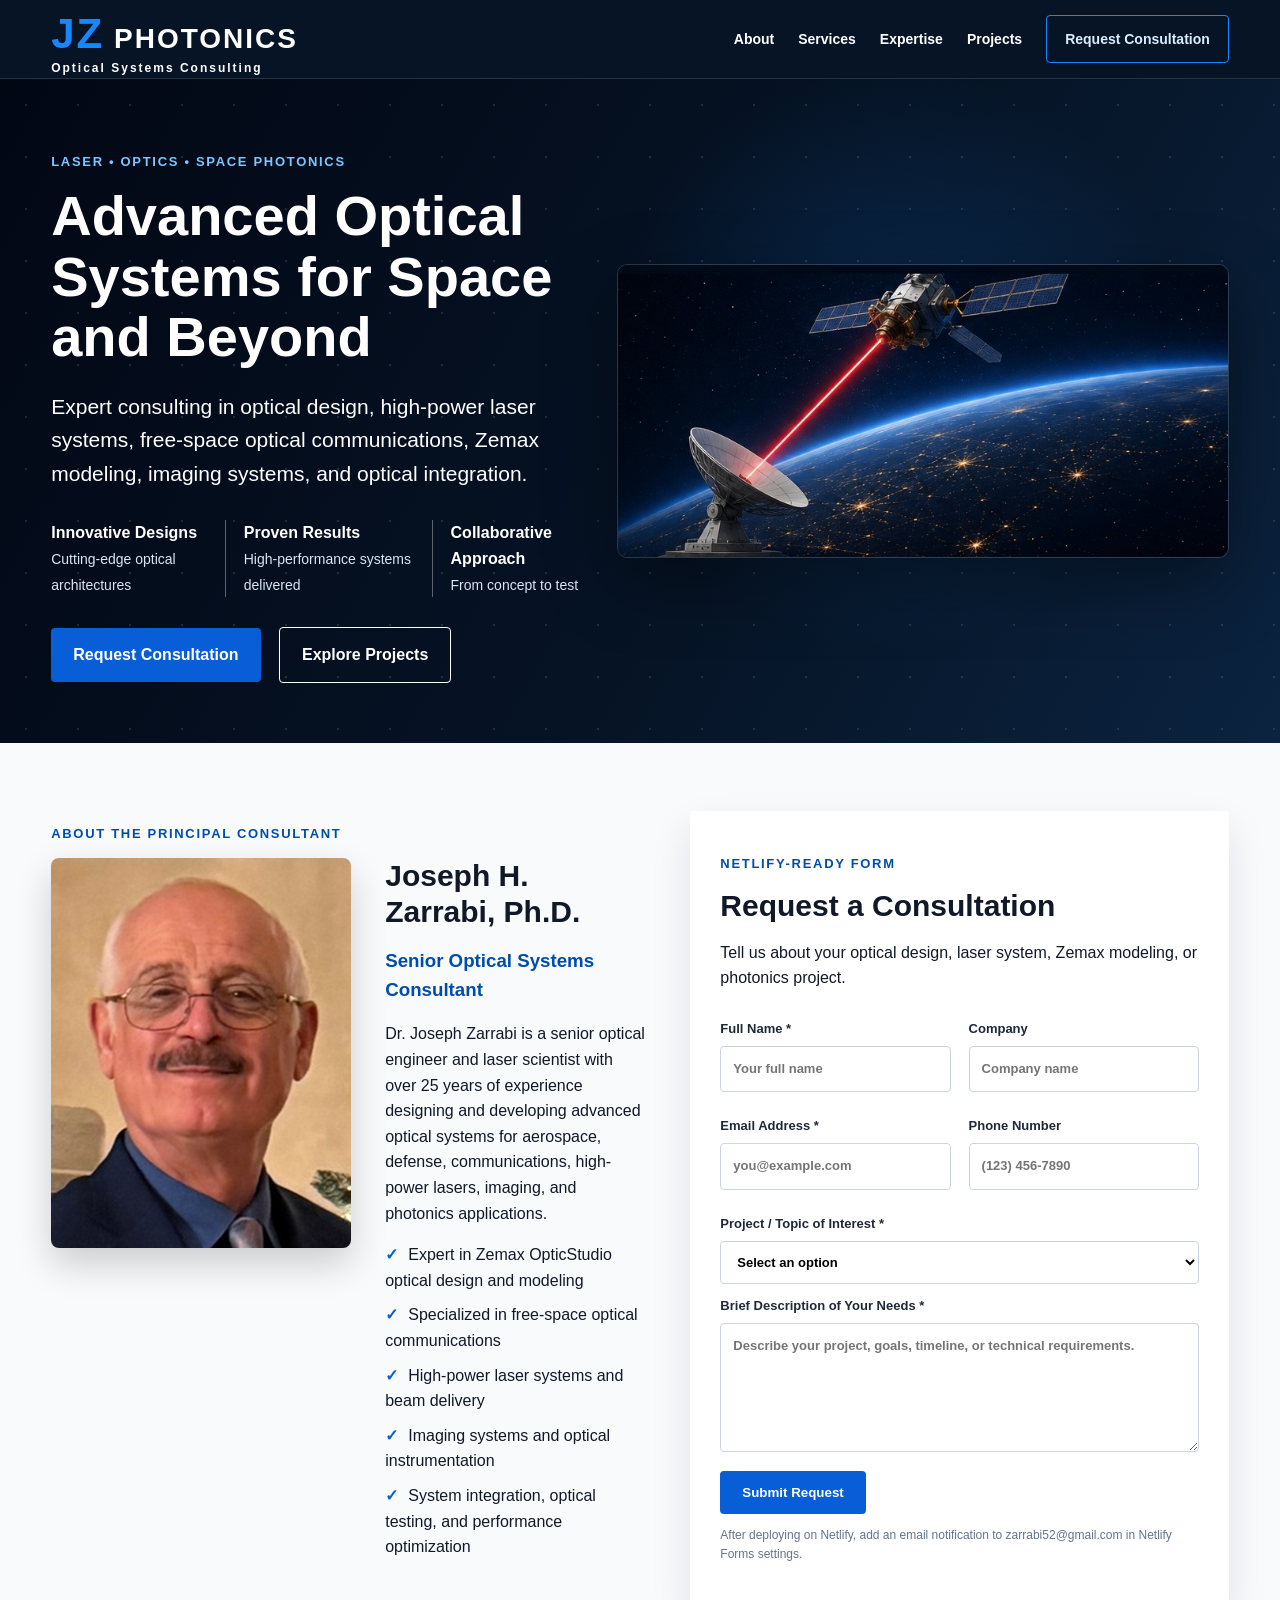
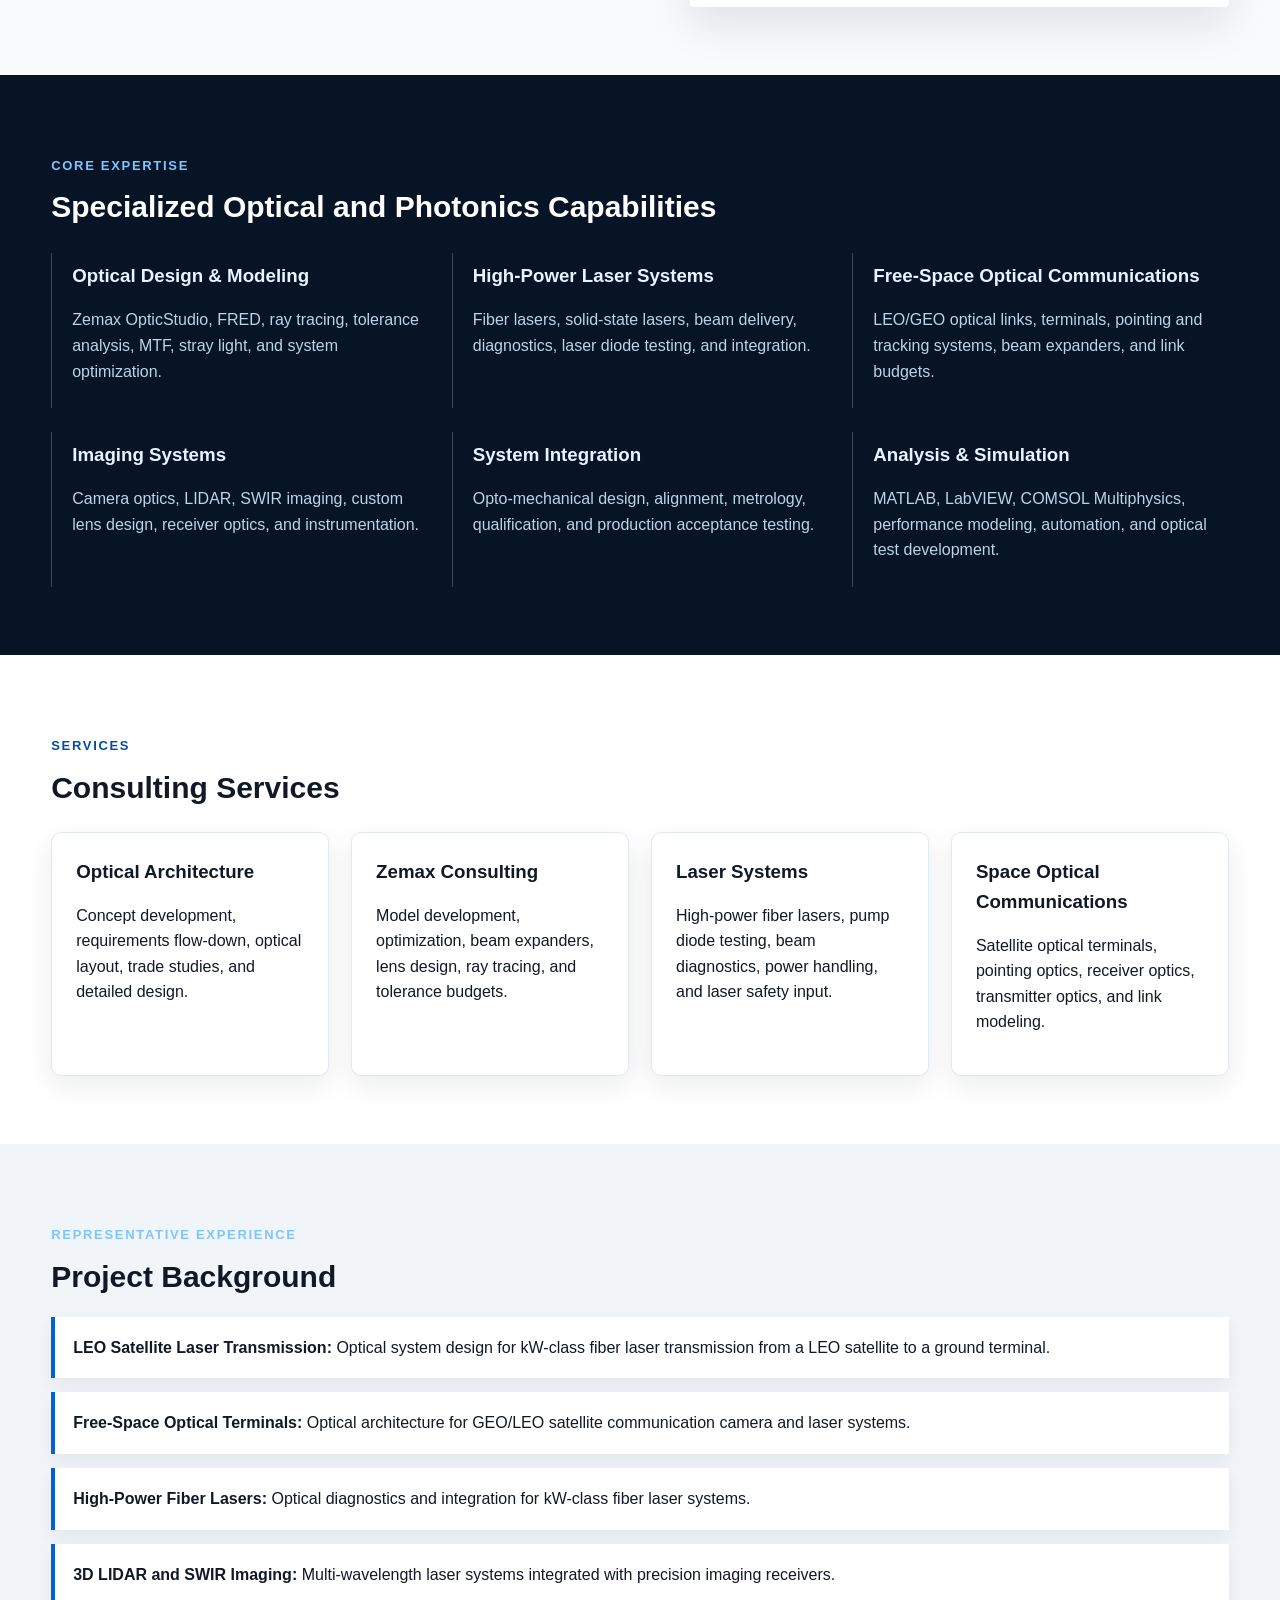
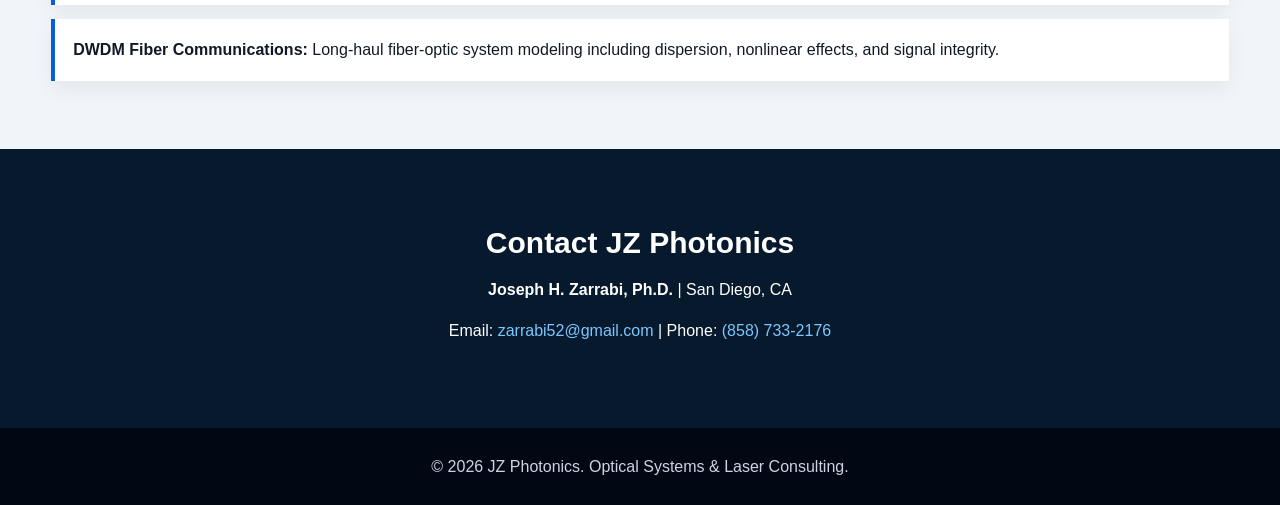
<file: index.html>
<!doctype html>
<html lang="en">
<head>
<meta charset="utf-8"><meta name="viewport" content="width=device-width,initial-scale=1">
<title>JZ Photonics | Optical Systems & Laser Consulting</title>
<meta name="description" content="JZ Photonics consulting in optical design, high-power lasers, Zemax modeling, free-space optical communications, imaging systems, and optical integration.">
<link rel="stylesheet" href="styles.css">
</head>
<body>
<header class="site-header">
<div class="container nav">
<a class="logo" href="#home"><span>JZ</span> PHOTONICS <small>Optical Systems Consulting</small></a>
<nav><a href="#about">About</a><a href="#services">Services</a><a href="#expertise">Expertise</a><a href="#projects">Projects</a><a class="nav-button" href="#consultation">Request Consultation</a></nav>
</div>
</header>

<main id="home">
<section class="hero">
<div class="container hero-grid">
<div class="hero-copy">
<p class="eyebrow">Laser • Optics • Space Photonics</p>
<h1>Advanced Optical Systems for Space and Beyond</h1>
<p class="hero-text">Expert consulting in optical design, high-power laser systems, free-space optical communications, Zemax modeling, imaging systems, and optical integration.</p>
<div class="hero-highlights">
<div><strong>Innovative Designs</strong><span>Cutting-edge optical architectures</span></div>
<div><strong>Proven Results</strong><span>High-performance systems delivered</span></div>
<div><strong>Collaborative Approach</strong><span>From concept to test</span></div>
</div>
<a class="button" href="#consultation">Request Consultation</a>
<a class="button secondary" href="#projects">Explore Projects</a>
</div>
<div class="hero-image"><img src="space-background.png" alt="Satellite laser communication with ground terminal"></div>
</div>
</section>

<section id="about" class="section about-consult">
<div class="container about-grid">
<div>
<p class="eyebrow blue">About the Principal Consultant</p>
<div class="about-card">
<img src="joseph-zarrabi.jpg" alt="Joseph H. Zarrabi, Ph.D." class="profile-photo">
<div>
<h2>Joseph H. Zarrabi, Ph.D.</h2>
<h3>Senior Optical Systems Consultant</h3>
<p>Dr. Joseph Zarrabi is a senior optical engineer and laser scientist with over 25 years of experience designing and developing advanced optical systems for aerospace, defense, communications, high-power lasers, imaging, and photonics applications.</p>
<ul class="check-list">
<li>Expert in Zemax OpticStudio optical design and modeling</li>
<li>Specialized in free-space optical communications</li>
<li>High-power laser systems and beam delivery</li>
<li>Imaging systems and optical instrumentation</li>
<li>System integration, optical testing, and performance optimization</li>
</ul>
</div>
</div>
</div>

<div id="consultation" class="consult-box">
<p class="eyebrow blue">Netlify-Ready Form</p>
<h2>Request a Consultation</h2>
<p>Tell us about your optical design, laser system, Zemax modeling, or photonics project.</p>

<div id="form-success" class="success-message" style="display:none;">Thank you. Your consultation request has been submitted successfully.</div>
<div id="form-error" class="error-message" style="display:none;">Sorry, the form could not be submitted. Please email Joseph directly at <a href="mailto:zarrabi52@gmail.com">zarrabi52@gmail.com</a>.</div>
<form name="consultation-request" method="POST" data-netlify="true" netlify netlify-honeypot="bot-field" action="/" id="consultation-form">
<input type="hidden" name="form-name" value="consultation-request">
<p class="hidden"><label>Do not fill this out if you are human: <input name="bot-field"></label></p>

<div class="form-row">
<label>Full Name *<input type="text" name="name" required placeholder="Your full name"></label>
<label>Company<input type="text" name="company" placeholder="Company name"></label>
</div>

<div class="form-row">
<label>Email Address *<input type="email" name="email" required placeholder="you@example.com"></label>
<label>Phone Number<input type="tel" name="phone" placeholder="(123) 456-7890"></label>
</div>

<label>Project / Topic of Interest *
<select name="topic" required>
<option value="">Select an option</option>
<option>Optical System Design</option>
<option>Zemax Modeling and Optimization</option>
<option>High-Power Laser Systems</option>
<option>Free-Space Optical Communications</option>
<option>Imaging Systems</option>
<option>Optical Integration and Test</option>
<option>Other</option>
</select>
</label>

<label>Brief Description of Your Needs *
<textarea name="message" rows="5" required placeholder="Describe your project, goals, timeline, or technical requirements."></textarea>
</label>
<button class="button" type="submit">Submit Request</button>
<p class="form-note">After deploying on Netlify, add an email notification to zarrabi52@gmail.com in Netlify Forms settings.</p>
</form>
</div>
</div>
</section>

<section id="expertise" class="section expertise">
<div class="container">
<p class="eyebrow">Core Expertise</p><h2>Specialized Optical and Photonics Capabilities</h2>
<div class="expertise-grid">
<div><h3>Optical Design & Modeling</h3><p>Zemax OpticStudio, FRED, ray tracing, tolerance analysis, MTF, stray light, and system optimization.</p></div>
<div><h3>High-Power Laser Systems</h3><p>Fiber lasers, solid-state lasers, beam delivery, diagnostics, laser diode testing, and integration.</p></div>
<div><h3>Free-Space Optical Communications</h3><p>LEO/GEO optical links, terminals, pointing and tracking systems, beam expanders, and link budgets.</p></div>
<div><h3>Imaging Systems</h3><p>Camera optics, LIDAR, SWIR imaging, custom lens design, receiver optics, and instrumentation.</p></div>
<div><h3>System Integration</h3><p>Opto-mechanical design, alignment, metrology, qualification, and production acceptance testing.</p></div>
<div><h3>Analysis & Simulation</h3><p>MATLAB, LabVIEW, COMSOL Multiphysics, performance modeling, automation, and optical test development.</p></div>
</div>
</div>
</section>

<section id="services" class="section"><div class="container">
<p class="eyebrow blue">Services</p><h2>Consulting Services</h2>
<div class="cards">
<article><h3>Optical Architecture</h3><p>Concept development, requirements flow-down, optical layout, trade studies, and detailed design.</p></article>
<article><h3>Zemax Consulting</h3><p>Model development, optimization, beam expanders, lens design, ray tracing, and tolerance budgets.</p></article>
<article><h3>Laser Systems</h3><p>High-power fiber lasers, pump diode testing, beam diagnostics, power handling, and laser safety input.</p></article>
<article><h3>Space Optical Communications</h3><p>Satellite optical terminals, pointing optics, receiver optics, transmitter optics, and link modeling.</p></article>
</div></div></section>

<section id="projects" class="section projects"><div class="container">
<p class="eyebrow">Representative Experience</p><h2>Project Background</h2>
<div class="project-list">
<div><strong>LEO Satellite Laser Transmission:</strong> Optical system design for kW-class fiber laser transmission from a LEO satellite to a ground terminal.</div>
<div><strong>Free-Space Optical Terminals:</strong> Optical architecture for GEO/LEO satellite communication camera and laser systems.</div>
<div><strong>High-Power Fiber Lasers:</strong> Optical diagnostics and integration for kW-class fiber laser systems.</div>
<div><strong>3D LIDAR and SWIR Imaging:</strong> Multi-wavelength laser systems integrated with precision imaging receivers.</div>
<div><strong>DWDM Fiber Communications:</strong> Long-haul fiber-optic system modeling including dispersion, nonlinear effects, and signal integrity.</div>
</div></div></section>

<section class="section contact-footer"><div class="container">
<h2>Contact JZ Photonics</h2>
<p><strong>Joseph H. Zarrabi, Ph.D.</strong> | San Diego, CA</p>
<p>Email: <a href="mailto:zarrabi52@gmail.com">zarrabi52@gmail.com</a> | Phone: <a href="tel:+18587332176">(858) 733-2176</a></p>
</div></section>
</main>
<footer><div class="container">© 2026 JZ Photonics. Optical Systems & Laser Consulting.</div></footer>

<script>
(function () {
  var form = document.getElementById('consultation-form');
  if (!form) return;

  function encode(data) {
    return Object.keys(data)
      .map(function (key) {
        return encodeURIComponent(key) + '=' + encodeURIComponent(data[key]);
      })
      .join('&');
  }

  form.addEventListener('submit', function (event) {
    event.preventDefault();

    var successBox = document.getElementById('form-success');
    var errorBox = document.getElementById('form-error');
    if (successBox) successBox.style.display = 'none';
    if (errorBox) errorBox.style.display = 'none';

    var formData = new FormData(form);
    var data = {};
    formData.forEach(function (value, key) { data[key] = value; });
    data['form-name'] = form.getAttribute('name');

    fetch('/', {
      method: 'POST',
      headers: { 'Content-Type': 'application/x-www-form-urlencoded' },
      body: encode(data)
    })
    .then(function (response) {
      if (!response.ok) throw new Error('Network response was not ok');
      form.reset();
      if (successBox) successBox.style.display = 'block';
      window.location.hash = 'consultation';
    })
    .catch(function () {
      if (errorBox) errorBox.style.display = 'block';
    });
  });
})();
</script>
</body></html>
</file>
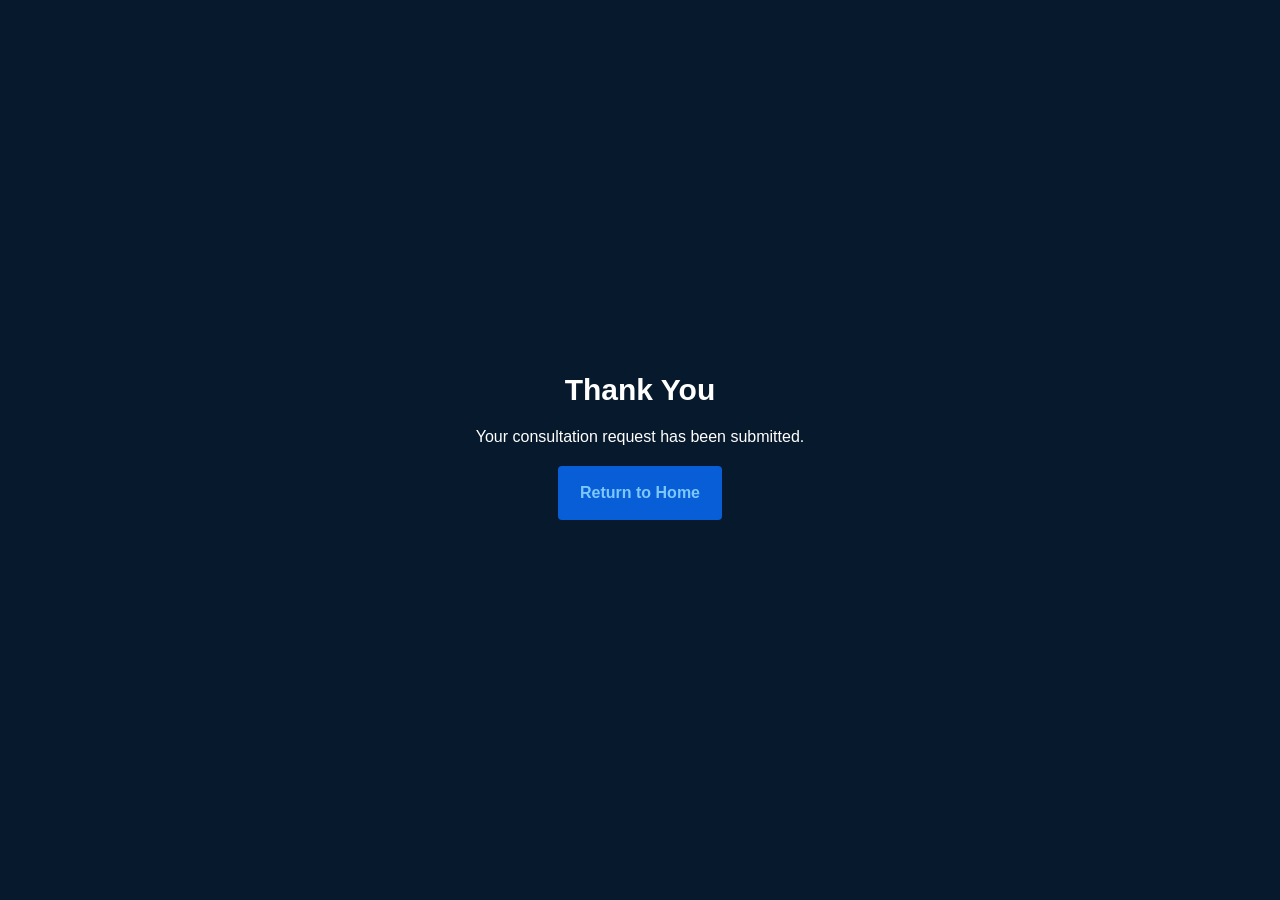
<file: thank-you.html>
<!doctype html><html lang="en"><head><meta charset="utf-8"><meta name="viewport" content="width=device-width,initial-scale=1"><title>Thank You | JZ Photonics</title><link rel="stylesheet" href="styles.css"></head><body><section class="section contact-footer" style="min-height:100vh;display:flex;align-items:center;"><div class="container"><h2>Thank You</h2><p>Your consultation request has been submitted.</p><p><a class="button" href="index.html">Return to Home</a></p></div></section></body></html>
</file>
<file: styles.css>
*{box-sizing:border-box}html{scroll-behavior:smooth}body{margin:0;font-family:Arial,Helvetica,sans-serif;color:#111827;background:#fff;line-height:1.6}a{text-decoration:none;color:inherit}.container{width:min(1180px,92%);margin:auto}.site-header{position:sticky;top:0;z-index:10;background:#061426;color:white;border-bottom:1px solid rgba(255,255,255,.12)}.nav{min-height:76px;display:flex;align-items:center;justify-content:space-between}.logo{font-size:28px;font-weight:800;letter-spacing:2px}.logo span{color:#1688ff;font-size:42px}.logo small{display:block;font-size:12px;letter-spacing:2px;font-weight:600;margin-top:-8px}nav{display:flex;align-items:center;gap:24px;font-weight:700;font-size:14px}.nav-button{border:1px solid #1688ff;color:#d8edff;padding:12px 18px;border-radius:4px}.hero{position:relative;background:radial-gradient(circle at 70% 42%,rgba(22,136,255,.18),transparent 30%),linear-gradient(120deg,#020714,#061426 60%,#0b2340);color:white;min-height:560px;display:flex;align-items:center;overflow:hidden}.hero:before{content:"";position:absolute;inset:0;background-image:radial-gradient(#fff 1px,transparent 1px);background-size:52px 52px;opacity:.12}.hero-grid{position:relative;z-index:2;display:grid;grid-template-columns:.93fr 1.07fr;gap:34px;align-items:center}.hero-copy{padding:60px 0}.hero-image{justify-self:end}.hero-image img{display:block;width:min(640px,100%);border-radius:10px;box-shadow:0 24px 70px rgba(0,0,0,.38);border:1px solid rgba(255,255,255,.15)}.eyebrow{text-transform:uppercase;letter-spacing:.13em;color:#7cc7ff;font-weight:900;font-size:13px}.eyebrow.blue{color:#004cab}h1{font-size:56px;line-height:1.08;margin:12px 0 22px;max-width:720px}h2{font-size:30px;line-height:1.2;margin:8px 0 16px}h3{margin:0 0 8px}.hero-text{font-size:21px;max-width:640px}.hero-highlights{display:flex;gap:20px;margin:30px 0}.hero-highlights div{border-left:1px solid rgba(255,255,255,.35);padding-left:18px;max-width:200px}.hero-highlights div:first-child{border-left:0;padding-left:0}.hero-highlights strong{display:block}.hero-highlights span{font-size:14px;color:#d9e7f5}.button{display:inline-block;background:#075ed6;color:white;border:0;border-radius:4px;padding:14px 22px;font-weight:800;cursor:pointer}.button.secondary{background:transparent;border:1px solid white;margin-left:14px}.section{padding:68px 0}.about-consult{background:#f8fafc}.about-grid{display:grid;grid-template-columns:1.05fr .95fr;gap:44px;align-items:start}.about-card{display:grid;grid-template-columns:300px 1fr;gap:34px;align-items:start}.profile-photo{width:300px;height:390px;object-fit:cover;border-radius:8px;box-shadow:0 16px 36px rgba(0,0,0,.18)}.about-card h2{margin-top:0}.about-card h3{color:#004cab}.check-list{padding-left:0;list-style:none}.check-list li{margin:9px 0}.check-list li:before{content:"✓";color:#005fd1;font-weight:900;margin-right:10px}.consult-box{background:white;padding:30px;border-radius:4px;box-shadow:0 18px 42px rgba(15,23,42,.1)}form label{display:block;font-size:13px;font-weight:800;margin:12px 0;color:#1f2937}.hidden{display:none}.form-row{display:grid;grid-template-columns:1fr 1fr;gap:18px}input,select,textarea{width:100%;padding:12px;border:1px solid #cbd5e1;border-radius:4px;margin-top:6px;font:inherit;background:white}textarea{resize:vertical}.form-note{font-size:12px;color:#64748b}.expertise{background:#061426;color:white}.expertise h2{color:white}.expertise-grid{display:grid;grid-template-columns:repeat(3,1fr);gap:24px;margin-top:28px}.expertise-grid div{border-left:1px solid rgba(255,255,255,.22);padding:8px 0 8px 20px}.expertise-grid h3{color:#e5f4ff}.expertise-grid p{color:#bdd3e7}.cards{display:grid;grid-template-columns:repeat(4,1fr);gap:22px;margin-top:26px}.cards article{background:#fff;border:1px solid #e2e8f0;padding:24px;border-radius:10px;box-shadow:0 10px 28px rgba(15,23,42,.08)}.projects{background:#f1f5f9}.project-list{display:grid;gap:14px;margin-top:22px}.project-list div{background:white;border-left:4px solid #075ed6;padding:18px;box-shadow:0 8px 20px rgba(15,23,42,.06)}.contact-footer{background:#07192d;color:white;text-align:center}.contact-footer h2{color:white}.contact-footer a{color:#7cc7ff}footer{padding:26px 0;background:#020714;color:#cbd5e1;text-align:center}@media(max-width:960px){nav{display:none}.hero-grid,.about-grid,.about-card,.expertise-grid,.cards,.form-row{grid-template-columns:1fr}.hero{min-height:auto}.hero-copy{padding:70px 0 20px}.hero-image{padding-bottom:50px;justify-self:start}.hero-highlights{flex-direction:column}.profile-photo{width:100%;height:auto}h1{font-size:40px}.button.secondary{margin-left:0;margin-top:10px}}
.success-message {
  margin: 16px 0;
  padding: 14px 16px;
  border-radius: 10px;
  background: #e7f8ec;
  color: #124d25;
  font-weight: 600;
}
.error-message {
  margin: 16px 0;
  padding: 14px 16px;
  border-radius: 10px;
  background: #fdecec;
  color: #7a1b1b;
  font-weight: 600;
}
</file>
